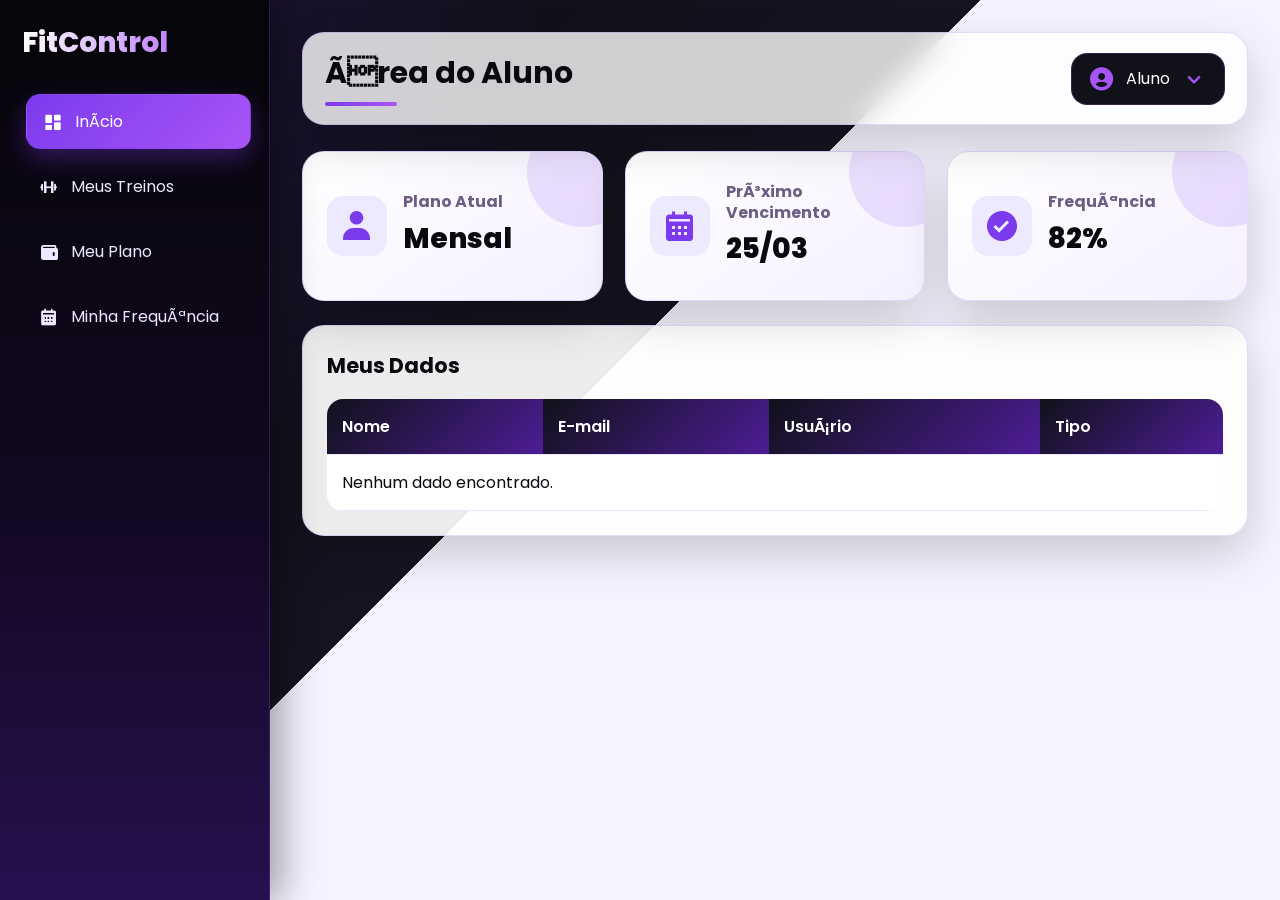
<file: FitControl_Frontend/aluno-dashboard.html>
﻿
<!DOCTYPE html>
<html lang="pt-BR">
<head>
  <meta charset="UTF-8">
  <meta name="viewport" content="width=device-width, initial-scale=1.0">
  <title>Ãrea do Aluno - Fit Control</title>
  <link rel="stylesheet" href="css/dashboard.css">
  <link href='https://unpkg.com/boxicons@2.1.4/css/boxicons.min.css' rel='stylesheet'>
</head>
<body>

  <aside class="sidebar" id="sidebar">
    <div class="logo-area">

    <h2>FitControl</h2>

    <button class="close-btn" id="closeMenu">
        <i class='bx bx-x'></i>
    </button>

</div>

    <nav>
      <a href="aluno-dashboard.html" class="active-link"><i class='bx bxs-dashboard'></i> InÃ­cio</a>
      <a href="meus-treinos.html"><i class='bx bx-dumbbell'></i>Meus Treinos</a>
      <a href="meu-plano.html"><i class='bx bxs-wallet'></i> Meu Plano</a>
      <a href="presenca-aluno.html"><i class='bx bxs-calendar'></i> Minha FrequÃªncia</a>
    </nav>
  </aside>

  <main class="main">
    <header class="header">
      <div class="header-left">
        <button class="menu-btn" id="openMenu">
          <i class='bx bx-menu'></i>
        </button>
        <h1>Ãrea do Aluno</h1>
      </div>

      <div class="user" id="userMenu">
        <i class='bx bxs-user-circle'></i>
        <span id="nomeUsuario">Aluno</span>
        <i class='bx bx-chevron-down'></i>

        <div class="dropdown" id="dropdownMenu">
          <button id="trocarUsuario">Trocar usuÃ¡rio</button>
          <button id="logout">Sair</button>
        </div>
      </div>
    </header>

    <section class="aluno-grid">

    <div class="aluno-cards">
        <div class="card">
            <i class='bx bxs-user'></i>
            <div>
                <h3>Plano Atual</h3>
                <p>Mensal</p>
            </div>
        </div>

        <div class="card">
            <i class='bx bxs-calendar'></i>
            <div>
                <h3>PrÃ³ximo Vencimento</h3>
                <p>25/03</p>
            </div>
        </div>

        <div class="card">
            <i class='bx bxs-check-circle'></i>
            <div>
                <h3>FrequÃªncia</h3>
                <p>82%</p>
            </div>
        </div>
    </div>


    <section class="table-section">
      <h2>Meus Dados</h2>
      <div class="table-wrapper">
        <table>
          <thead>
            <tr>
              <th>Nome</th>
              <th>E-mail</th>
              <th>UsuÃ¡rio</th>
              <th>Tipo</th>
            </tr>
          </thead>
          <tbody id="dadosAluno">
            <tr>
              <td colspan="4">Nenhum dado encontrado.</td>
            </tr>
          </tbody>
        </table>
      </div>
    </section>
  </main>

  <div vw class="enabled">
    <div vw-access-button class="active"></div>
    <div vw-plugin-wrapper>
      <div class="vw-plugin-top-wrapper"></div>
    </div>
  </div>

  <script src="https://vlibras.gov.br/app/vlibras-plugin.js"></script>
  <script>
    new window.VLibras.Widget('https://vlibras.gov.br/app');
  </script>

  <script src="./js/aluno-dashboard.js"></script>
  <script src="./js/user.js"></script>
</body>
</html>
</file>
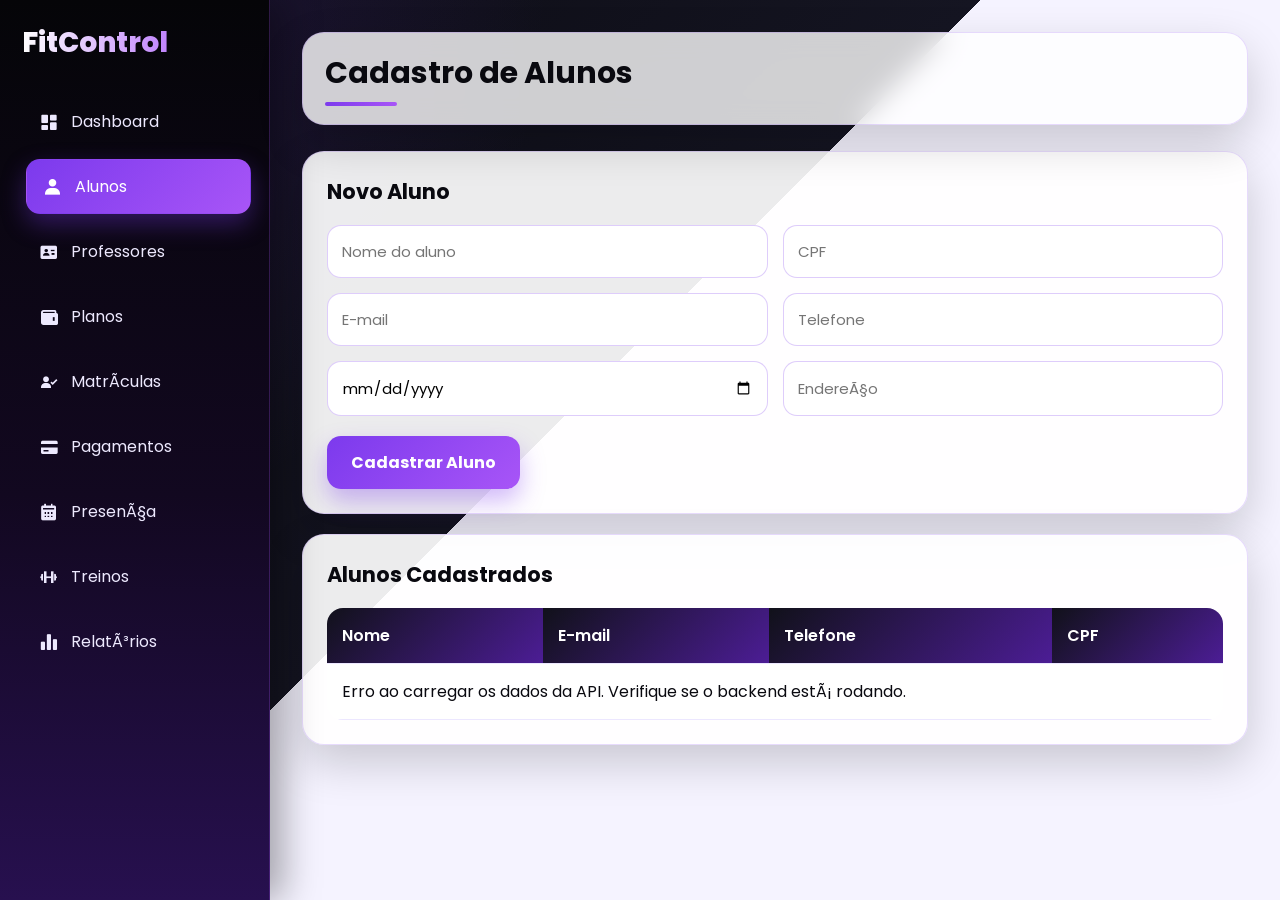
<file: FitControl_Frontend/alunos.html>
﻿<!DOCTYPE html>
<html lang="pt-BR">
<head>
  <meta charset="UTF-8">
  <meta name="viewport" content="width=device-width, initial-scale=1.0">
  <title>Cadastro de Alunos - FitControl</title>
  <link rel="stylesheet" href="css/dashboard.css">
  <link href='https://unpkg.com/boxicons@2.1.4/css/boxicons.min.css' rel='stylesheet'>
</head>
<body>

  <aside class="sidebar" id="sidebar">
    <div class="logo-area">

    <h2>FitControl</h2>

    <button class="close-btn" id="closeMenu">
        <i class='bx bx-x'></i>
    </button>

</div>

    <nav>
      <a href="dashboard.html"><i class='bx bxs-dashboard'></i> Dashboard</a>
      <a href="alunos.html" class="active-link"><i class='bx bxs-user'></i> Alunos</a>
      <a href="professores.html"><i class='bx bxs-id-card'></i> Professores</a>
      <a href="planos.html"><i class='bx bxs-wallet'></i> Planos</a>
      <a href="matriculas.html"><i class='bx bxs-user-check'></i> MatrÃ­culas</a>
      <a href="pagamentos.html"><i class='bx bxs-credit-card'></i> Pagamentos</a>
      <a href="presenca.html"><i class='bx bxs-calendar'></i> PresenÃ§a</a>
      <a href="treinos.html" ><i class='bx bx-dumbbell'></i><span>Treinos</span></a>
      <a href="relatorios.html"><i class='bx bxs-bar-chart-alt-2'></i> RelatÃ³rios</a>
     
    </nav>
  </aside>

  <main class="main">
    <header class="header">
      <div class="header-left">
        <button class="menu-btn" id="openMenu">
          <i class='bx bx-menu'></i>
        </button>
        <h1>Cadastro de Alunos</h1>
      </div>
    </header>

    <section class="table-section">
      <h2>Novo Aluno</h2>

      <form id="formAluno" class="form-aluno">
        <div class="form-grid">
          <input type="text" id="nome" placeholder="Nome do aluno" required>
          <input type="text" id="cpf" placeholder="CPF" required>
          <input type="email" id="email" placeholder="E-mail" required>
          <input type="text" id="telefone" placeholder="Telefone" required>
          <input type="date" id="dataNascimento" title="Data de nascimento" required>
          <input type="text" id="endereco" placeholder="EndereÃ§o" required>
        </div>

        <button type="submit" class="btn-submit">Cadastrar Aluno</button>
      </form>
    </section>

    <section class="table-section" style="margin-top: 20px;">
      <h2>Alunos Cadastrados</h2>
      <div class="table-wrapper">
        <table>
          <thead>
            <tr>
              <th>Nome</th>
              <th>E-mail</th>
              <th>Telefone</th>
              <th>CPF</th>
            </tr>
          </thead>
          <tbody id="listaAlunos"></tbody>
        </table>
      </div>
    </section>
  </main>


  <div vw class="enabled">
  <div vw-access-button class="active"></div>
  <div vw-plugin-wrapper>
    <div class="vw-plugin-top-wrapper"></div>
  </div>
</div>

<script src="https://vlibras.gov.br/app/vlibras-plugin.js"></script>
<script>
  new window.VLibras.Widget('https://vlibras.gov.br/app');
</script>
  <script src="./js/user.js"></script>
  <script src="./js/alunos.js"></script>
</body>
</html>
</file>
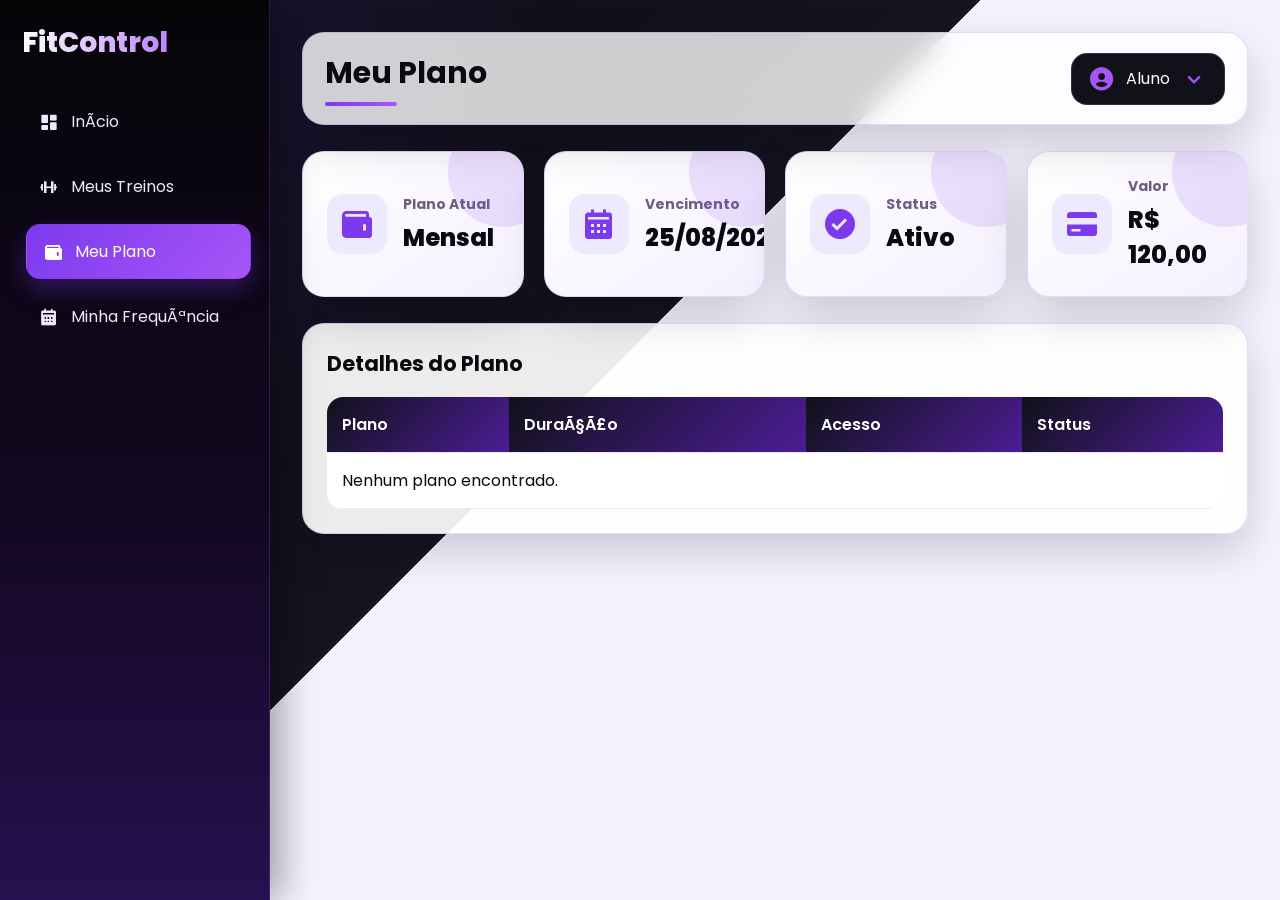
<file: FitControl_Frontend/meu-plano.html>
﻿<!DOCTYPE html>
<html lang="pt-BR">
<head>
  <meta charset="UTF-8">
  <meta name="viewport" content="width=device-width, initial-scale=1.0">
  <title>Meu Plano - Fit Control</title>
  <link rel="stylesheet" href="css/dashboard.css">
  <link href='https://unpkg.com/boxicons@2.1.4/css/boxicons.min.css' rel='stylesheet'>
</head>
<body>

  <aside class="sidebar" id="sidebar">
    <div class="logo-area">

    <h2>FitControl</h2>

    <button class="close-btn" id="closeMenu">
        <i class='bx bx-x'></i>
    </button>

</div>

    <nav>
      <a href="aluno-dashboard.html"><i class='bx bxs-dashboard'></i> InÃ­cio</a>
      <a href="meus-treinos.html"><i class='bx bx-dumbbell'></i>Meus Treinos</a>
      <a href="meu-plano.html" class="active-link"><i class='bx bxs-wallet'></i> Meu Plano</a>
      <a href="presenca-aluno.html"><i class='bx bxs-calendar'></i> Minha FrequÃªncia</a>
     
    </nav>
  </aside>

  <main class="main">
    <header class="header">
      <div class="header-left">
        <button class="menu-btn" id="openMenu">
          <i class='bx bx-menu'></i>
        </button>
        <h1>Meu Plano</h1>
      </div>

      <div class="user" id="userMenu">
        <i class='bx bxs-user-circle'></i>
        <span id="nomeUsuario">Aluno</span>
        <i class='bx bx-chevron-down'></i>

        <div class="dropdown" id="dropdownMenu">
          <button id="trocarUsuario">Trocar usuÃ¡rio</button>
          <button id="logout">Sair</button>
        </div>
      </div>
    </header>

    <section class="cards">
      <div class="card">
        <i class='bx bxs-wallet'></i>
        <div>
          <h3>Plano Atual</h3>
          <p id="planoAtual">Mensal</p>
        </div>
      </div>

      <div class="card">
        <i class='bx bxs-calendar'></i>
        <div>
          <h3>Vencimento</h3>
          <p>25/08/2026</p>
        </div>
      </div>

      <div class="card">
        <i class='bx bxs-check-circle'></i>
        <div>
          <h3>Status</h3>
          <p>Ativo</p>
        </div>
      </div>

      <div class="card">
        <i class='bx bxs-credit-card'></i>
        <div>
          <h3>Valor</h3>
          <p id="valorPlano">R$ 120,00</p>
        </div>
      </div>
    </section>

    <section class="table-section">
      <h2>Detalhes do Plano</h2>
      <div class="table-wrapper">
        <table>
          <thead>
            <tr>
              <th>Plano</th>
              <th>DuraÃ§Ã£o</th>
              <th>Acesso</th>
              <th>Status</th>
            </tr>
          </thead>
          <tbody id="tabelaPlano">
            <tr>
              <td colspan="4">Nenhum plano encontrado.</td>
            </tr>
          </tbody>
        </table>
      </div>
    </section>
  </main>

  <div vw class="enabled">
    <div vw-access-button class="active"></div>
    <div vw-plugin-wrapper>
      <div class="vw-plugin-top-wrapper"></div>
    </div>
  </div>

  <script src="https://vlibras.gov.br/app/vlibras-plugin.js"></script>
  <script>
    new window.VLibras.Widget('https://vlibras.gov.br/app');
  </script>

  <script src="./js/fitcontrol-data.js"></script>
  <script src="./js/meu-plano.js"></script>
  <script src="./js/user.js"></script>
</body>
</html>
</file>
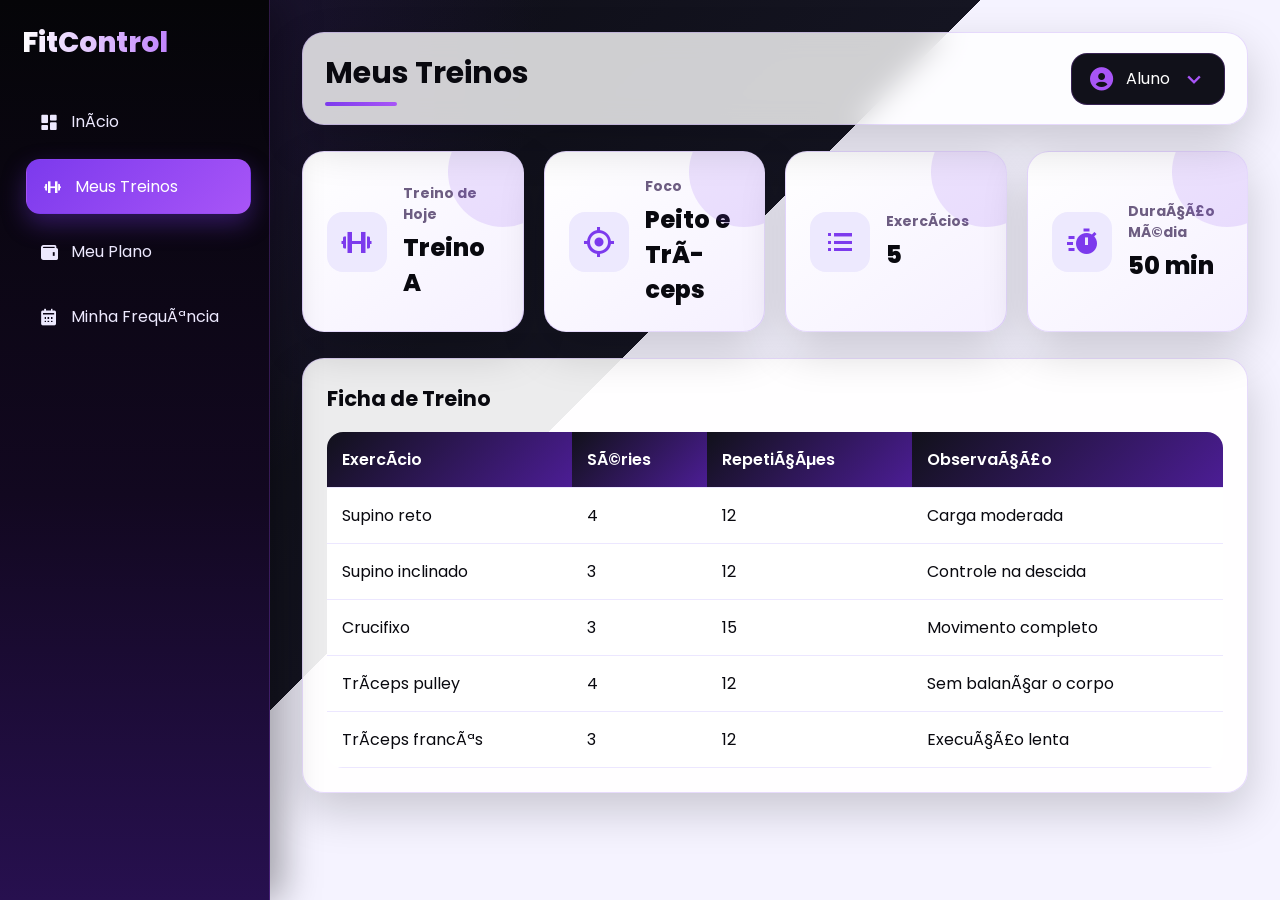
<file: FitControl_Frontend/meus-treinos.html>
﻿<!DOCTYPE html>
<html lang="pt-BR">
<head>
  <meta charset="UTF-8">
  <meta name="viewport" content="width=device-width, initial-scale=1.0">
  <title>Meus Treinos - Fit Control</title>
  <link rel="stylesheet" href="css/dashboard.css">
  <link href='https://unpkg.com/boxicons@2.1.4/css/boxicons.min.css' rel='stylesheet'>
</head>
<body>

  <aside class="sidebar" id="sidebar">
    <div class="logo-area">

    <h2>FitControl</h2>

    <button class="close-btn" id="closeMenu">
        <i class='bx bx-x'></i>
    </button>

</div>

    <nav>
      <a href="aluno-dashboard.html"><i class='bx bxs-dashboard'></i> InÃ­cio</a>
      <a href="meus-treinos.html"class="active-link"><i class='bx bx-dumbbell'></i>Meus Treinos</a>
      <a href="meu-plano.html"><i class='bx bxs-wallet'></i> Meu Plano</a>
      <a href="presenca-aluno.html"><i class='bx bxs-calendar'></i> Minha FrequÃªncia</a>
     
    </nav>
  </aside>

  <main class="main">
    <header class="header">
      <div class="header-left">
        <button class="menu-btn" id="openMenu">
          <i class='bx bx-menu'></i>
        </button>
        <h1>Meus Treinos</h1>
      </div>

      <div class="user" id="userMenu">
        <i class='bx bxs-user-circle'></i>
        <span id="nomeUsuario">Aluno</span>
        <i class='bx bx-chevron-down'></i>

        <div class="dropdown" id="dropdownMenu">
          <button id="trocarUsuario">Trocar usuÃ¡rio</button>
          <button id="logout">Sair</button>
        </div>
      </div>
    </header>

    <section class="cards">
      <div class="card">
        <i class='bx bx-dumbbell'></i>
        <div>
          <h3>Treino de Hoje</h3>
          <p>Treino A</p>
        </div>
      </div>

      <div class="card">
        <i class='bx bx-target-lock'></i>
        <div>
          <h3>Foco</h3>
          <p>Peito e TrÃ­ceps</p>
        </div>
      </div>

      <div class="card">
        <i class='bx bx-list-ul'></i>
        <div>
          <h3>ExercÃ­cios</h3>
          <p>5</p>
        </div>
      </div>

      <div class="card">
        <i class='bx bxs-timer'></i>
        <div>
          <h3>DuraÃ§Ã£o MÃ©dia</h3>
          <p>50 min</p>
        </div>
      </div>
    </section>

    <section class="table-section">
      <h2>Ficha de Treino</h2>
      <div class="table-wrapper">
        <table>
          <thead>
            <tr>
              <th>ExercÃ­cio</th>
              <th>SÃ©ries</th>
              <th>RepetiÃ§Ãµes</th>
              <th>ObservaÃ§Ã£o</th>
            </tr>
          </thead>
          <tbody id="tabelaTreinos">
            <tr>
              <td>Supino reto</td>
              <td>4</td>
              <td>12</td>
              <td>Carga moderada</td>
            </tr>
            <tr>
              <td>Supino inclinado</td>
              <td>3</td>
              <td>12</td>
              <td>Controle na descida</td>
            </tr>
            <tr>
              <td>Crucifixo</td>
              <td>3</td>
              <td>15</td>
              <td>Movimento completo</td>
            </tr>
            <tr>
              <td>TrÃ­ceps pulley</td>
              <td>4</td>
              <td>12</td>
              <td>Sem balanÃ§ar o corpo</td>
            </tr>
            <tr>
              <td>TrÃ­ceps francÃªs</td>
              <td>3</td>
              <td>12</td>
              <td>ExecuÃ§Ã£o lenta</td>
            </tr>
          </tbody>
        </table>
      </div>
    </section>
  </main>

  <div vw class="enabled">
    <div vw-access-button class="active"></div>
    <div vw-plugin-wrapper>
      <div class="vw-plugin-top-wrapper"></div>
    </div>
  </div>

  <script src="https://vlibras.gov.br/app/vlibras-plugin.js"></script>
  <script>
    new window.VLibras.Widget('https://vlibras.gov.br/app');
  </script>

  <script src="./js/meus-treinos.js"></script>
  <script src="./js/user.js"></script>
</body>
</html>
</file>
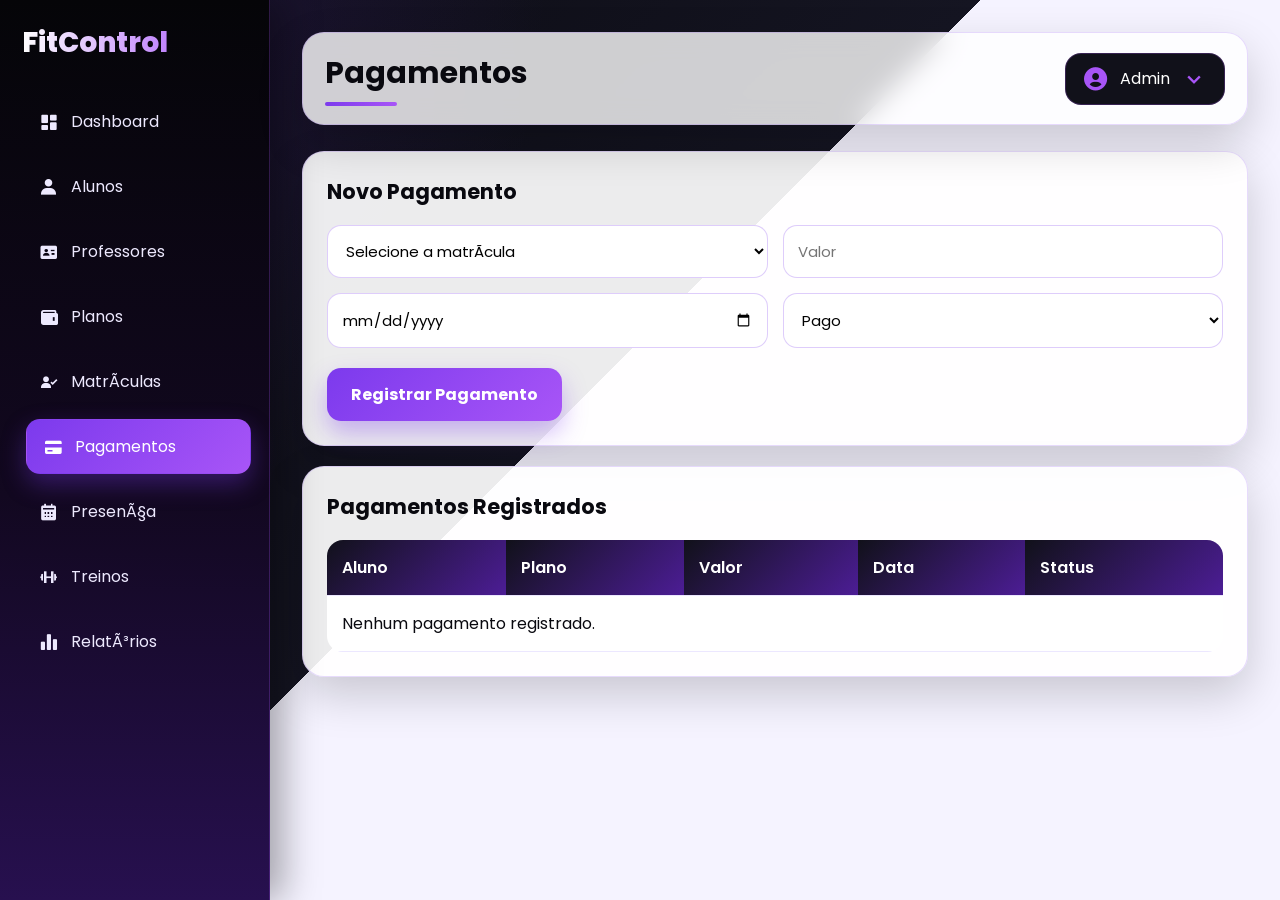
<file: FitControl_Frontend/pagamentos.html>
﻿<!DOCTYPE html>
<html lang="pt-BR">
<head>
  <meta charset="UTF-8">
  <meta name="viewport" content="width=device-width, initial-scale=1.0">
  <title>Pagamentos - FitControl</title>
  <link rel="stylesheet" href="css/dashboard.css">
  <link href='https://unpkg.com/boxicons@2.1.4/css/boxicons.min.css' rel='stylesheet'>
</head>
<body>
  <aside class="sidebar" id="sidebar">
    <div class="logo-area">

    <h2>FitControl</h2>

    <button class="close-btn" id="closeMenu">
        <i class='bx bx-x'></i>
    </button>

</div>
    <nav>
      <a href="dashboard.html"><i class='bx bxs-dashboard'></i> Dashboard</a>
      <a href="alunos.html"><i class='bx bxs-user'></i> Alunos</a>
      <a href="professores.html"><i class='bx bxs-id-card'></i> Professores</a>
      <a href="planos.html"><i class='bx bxs-wallet'></i> Planos</a>
      <a href="matriculas.html"><i class='bx bxs-user-check'></i> MatrÃ­culas</a>
      <a href="pagamentos.html" class="active-link"><i class='bx bxs-credit-card'></i> Pagamentos</a>
      <a href="presenca.html"><i class='bx bxs-calendar'></i> PresenÃ§a</a>
      <a href="treinos.html" ><i class='bx bx-dumbbell'></i><span>Treinos</span></a>
      <a href="relatorios.html"><i class='bx bxs-bar-chart-alt-2'></i> RelatÃ³rios</a>
     
    </nav>
  </aside>

  <main class="main">
    <header class="header">
      <div class="header-left">
        <button class="menu-btn" id="openMenu"><i class='bx bx-menu'></i></button>
        <h1>Pagamentos</h1>
      </div>
      <div class="user" id="userMenu">
        <i class='bx bxs-user-circle'></i><span id="nomeUsuario">Admin</span><i class='bx bx-chevron-down'></i>
        <div class="dropdown" id="dropdownMenu"><button id="trocarUsuario">Trocar usuÃ¡rio</button><button id="logout">Sair</button></div>
      </div>
    </header>
    <section class="table-section">
      <h2>Novo Pagamento</h2>
      <form id="formPagamento" class="form-aluno">
        <div class="form-grid">
          <select id="matriculaPagamento" required><option value="">Selecione a matrÃ­cula</option></select>
          <input type="number" step="0.01" id="valorPagamento" placeholder="Valor" required>
          <input type="date" id="dataPagamento" title="Data do pagamento" required>
          <select id="statusPagamento" required><option value="Pago">Pago</option><option value="Pendente">Pendente</option><option value="Atrasado">Atrasado</option></select>
        </div>
        <button type="submit" class="btn-submit">Registrar Pagamento</button>
      </form>
    </section>
    <section class="table-section" style="margin-top:20px;">
      <h2>Pagamentos Registrados</h2><div class="table-wrapper"><table><thead><tr><th>Aluno</th><th>Plano</th><th>Valor</th><th>Data</th><th>Status</th></tr></thead><tbody id="listaPagamentos"></tbody></table></div>
    </section>
  </main>

  <div vw class="enabled"><div vw-access-button class="active"></div><div vw-plugin-wrapper><div class="vw-plugin-top-wrapper"></div></div></div>
  <script src="https://vlibras.gov.br/app/vlibras-plugin.js"></script>
  <script>new window.VLibras.Widget('https://vlibras.gov.br/app');</script>
  <script src="./js/user.js"></script>
  <script src="./js/fitcontrol-data.js"></script>
  <script src="./js/pagamentos.js"></script>
</body>
</html>
</file>
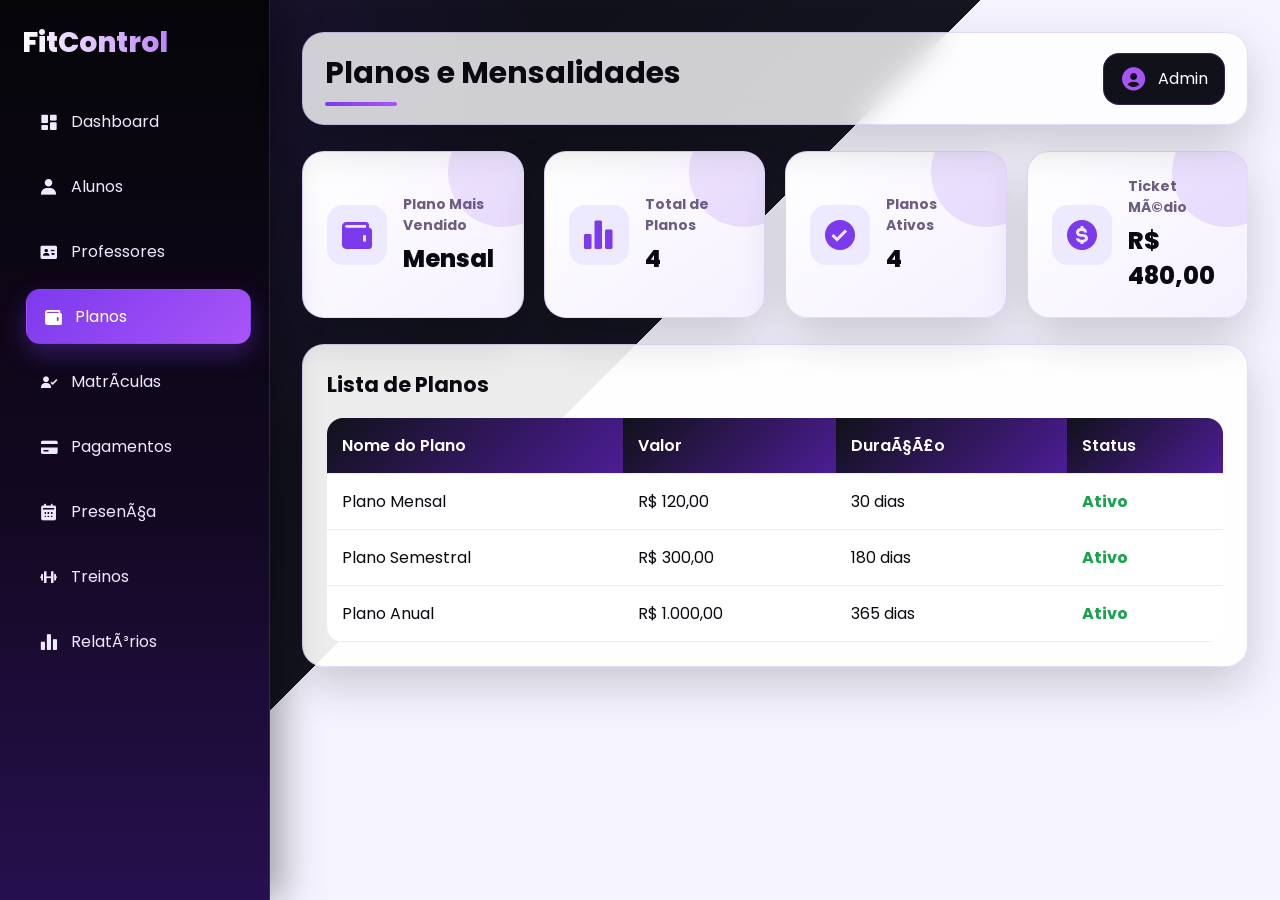
<file: FitControl_Frontend/planos.html>
﻿<!DOCTYPE html>
<html lang="pt-BR">
<head>
  <meta charset="UTF-8">
  <meta name="viewport" content="width=device-width, initial-scale=1.0">
  <title>Planos - FitControl</title>
  <link rel="stylesheet" href="css/dashboard.css">
  <link href='https://unpkg.com/boxicons@2.1.4/css/boxicons.min.css' rel='stylesheet'>
</head>
<body>

  <aside class="sidebar" id="sidebar">
    <div class="logo-area">

    <h2>FitControl</h2>

    <button class="close-btn" id="closeMenu">
        <i class='bx bx-x'></i>
    </button>

</div>

    <nav>
      <a href="dashboard.html"><i class='bx bxs-dashboard'></i> Dashboard</a>
      <a href="alunos.html"><i class='bx bxs-user'></i> Alunos</a>
      <a href="professores.html"><i class='bx bxs-id-card'></i> Professores</a>
      <a href="planos.html" class="active-link"><i class='bx bxs-wallet'></i> Planos</a>
      <a href="matriculas.html"><i class='bx bxs-user-check'></i> MatrÃ­culas</a>
      <a href="pagamentos.html"><i class='bx bxs-credit-card'></i> Pagamentos</a>
      <a href="presenca.html"><i class='bx bxs-calendar'></i> PresenÃ§a</a>
      <a href="treinos.html" ><i class='bx bx-dumbbell'></i><span>Treinos</span></a>
      <a href="relatorios.html"><i class='bx bxs-bar-chart-alt-2'></i> RelatÃ³rios</a>
     
    </nav>
  </aside>

  <main class="main">
    <header class="header">
      <div class="header-left">
        <button class="menu-btn" id="openMenu">
          <i class='bx bx-menu'></i>
        </button>
        <h1>Planos e Mensalidades</h1>
      </div>

      <div class="user">
        <i class='bx bxs-user-circle'></i>
        <span>Admin</span>
      </div>
    </header>

    <section class="cards">
      <div class="card">
        <i class='bx bxs-wallet'></i>
        <div>
          <h3>Plano Mais Vendido</h3>
          <p>Mensal</p>
        </div>
      </div>

      <div class="card">
        <i class='bx bxs-bar-chart-alt-2'></i>
        <div>
          <h3>Total de Planos</h3>
          <p>4</p>
        </div>
      </div>

      <div class="card">
        <i class='bx bxs-check-circle'></i>
        <div>
          <h3>Planos Ativos</h3>
          <p>4</p>
        </div>
      </div>

      <div class="card">
        <i class='bx bxs-dollar-circle'></i>
        <div>
          <h3>Ticket MÃ©dio</h3>
          <p>R$ 480,00</p>
        </div>
      </div>
    </section>

    <section class="table-section">
      <h2>Lista de Planos</h2>
      <div class="table-wrapper">
        <table>
          <thead>
            <tr>
              <th>Nome do Plano</th>
              <th>Valor</th>
              <th>DuraÃ§Ã£o</th>
              <th>Status</th>
            </tr>
          </thead>
          <tbody>
            <tr>
              <td>Plano Mensal</td>
              <td>R$ 120,00</td>
              <td>30 dias</td>
              <td class="active">Ativo</td>
            </tr>
            <tr>
              <td>Plano Semestral</td>
              <td>R$ 300,00</td>
              <td>180 dias</td>
              <td class="active">Ativo</td>
            </tr>
            <tr>
              <td>Plano Anual</td>
              <td>R$ 1.000,00</td>
              <td>365 dias</td>
              <td class="active">Ativo</td>
            </tr>
          </tbody>
        </table>
      </div>
    </section>
  </main>

  <div vw class="enabled">
  <div vw-access-button class="active"></div>
  <div vw-plugin-wrapper>
    <div class="vw-plugin-top-wrapper"></div>
  </div>
</div>

<script src="https://vlibras.gov.br/app/vlibras-plugin.js"></script>
<script>
  new window.VLibras.Widget('https://vlibras.gov.br/app');
</script>

  <script src="./js/user.js"></script>
  <script src="./js/fitcontrol-data.js"></script>
  <script src="./js/planos.js"></script>
</body>
</html>
</file>
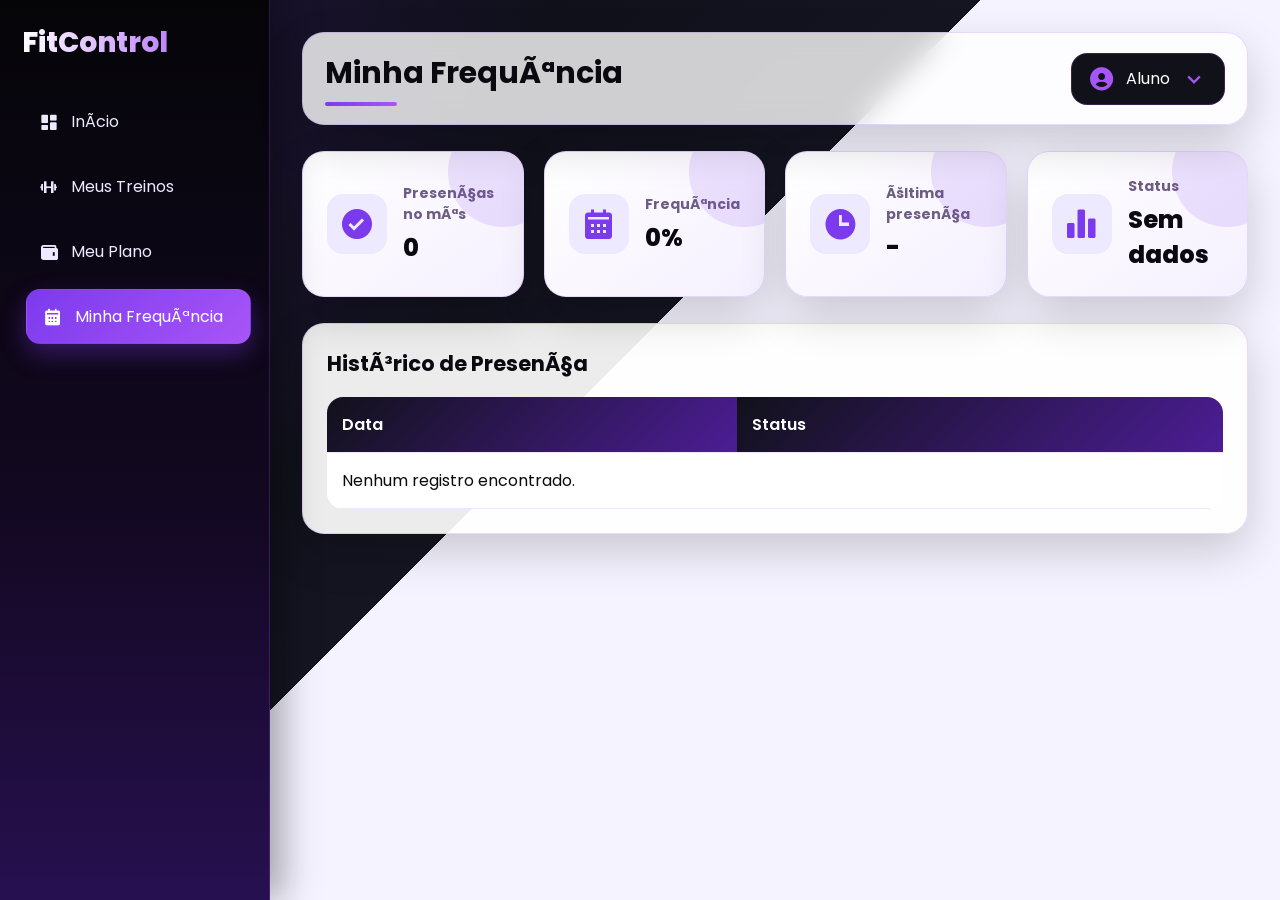
<file: FitControl_Frontend/presenca-aluno.html>
﻿<!DOCTYPE html>
<html lang="pt-BR">
<head>
  <meta charset="UTF-8">
  <meta name="viewport" content="width=device-width, initial-scale=1.0">
  <title>Minha FrequÃªncia - Fit Control</title>
  <link rel="stylesheet" href="css/dashboard.css">
  <link href='https://unpkg.com/boxicons@2.1.4/css/boxicons.min.css' rel='stylesheet'>
</head>
<body>

  <aside class="sidebar" id="sidebar">
    <div class="logo-area">

    <h2>FitControl</h2>

    <button class="close-btn" id="closeMenu">
        <i class='bx bx-x'></i>
    </button>

</div>

    <nav>
      <a href="aluno-dashboard.html"><i class='bx bxs-dashboard'></i> InÃ­cio</a>
      <a href="meus-treinos.html"><i class='bx bx-dumbbell'></i>Meus Treinos</a>
      <a href="meu-plano.html"><i class='bx bxs-wallet'></i> Meu Plano</a>
      <a href="presenca-aluno.html" class="active-link"><i class='bx bxs-calendar'></i> Minha FrequÃªncia</a>
     
     
    </nav>
  </aside>

  <main class="main">
    <header class="header">
      <div class="header-left">
        <button class="menu-btn" id="openMenu">
          <i class='bx bx-menu'></i>
        </button>
        <h1>Minha FrequÃªncia</h1>
      </div>

      <div class="user" id="userMenu">
        <i class='bx bxs-user-circle'></i>
        <span id="nomeUsuario">Aluno</span>
        <i class='bx bx-chevron-down'></i>

        <div class="dropdown" id="dropdownMenu">
          <button id="trocarUsuario">Trocar usuÃ¡rio</button>
          <button id="logout">Sair</button>
        </div>
      </div>
    </header>

    <section class="cards">
      <div class="card">
        <i class='bx bxs-check-circle'></i>
        <div>
          <h3>PresenÃ§as no mÃªs</h3>
          <p id="totalPresencas">0</p>
        </div>
      </div>

      <div class="card">
        <i class='bx bxs-calendar'></i>
        <div>
          <h3>FrequÃªncia</h3>
          <p id="percentualFrequencia">0%</p>
        </div>
      </div>

      <div class="card">
        <i class='bx bxs-time'></i>
        <div>
          <h3>Ãšltima presenÃ§a</h3>
          <p id="ultimaPresenca">-</p>
        </div>
      </div>

      <div class="card">
        <i class='bx bxs-bar-chart-alt-2'></i>
        <div>
          <h3>Status</h3>
          <p id="statusFrequencia">Sem dados</p>
        </div>
      </div>
    </section>

    <section class="table-section">
      <h2>HistÃ³rico de PresenÃ§a</h2>
      <div class="table-wrapper">
        <table>
          <thead>
            <tr>
              <th>Data</th>
              <th>Status</th>
            </tr>
          </thead>
          <tbody id="tabelaPresencaAluno">
            <tr>
              <td colspan="2">Nenhum registro encontrado.</td>
            </tr>
          </tbody>
        </table>
      </div>
    </section>
  </main>

  <div vw class="enabled">
    <div vw-access-button class="active"></div>
    <div vw-plugin-wrapper>
      <div class="vw-plugin-top-wrapper"></div>
    </div>
  </div>

  <script src="https://vlibras.gov.br/app/vlibras-plugin.js"></script>
  <script>
    new window.VLibras.Widget('https://vlibras.gov.br/app');
  </script>
  <script src="./js/presenca-aluno.js"></script>
  <script src="./js/user.js"></script>
</body>
</html>
</file>
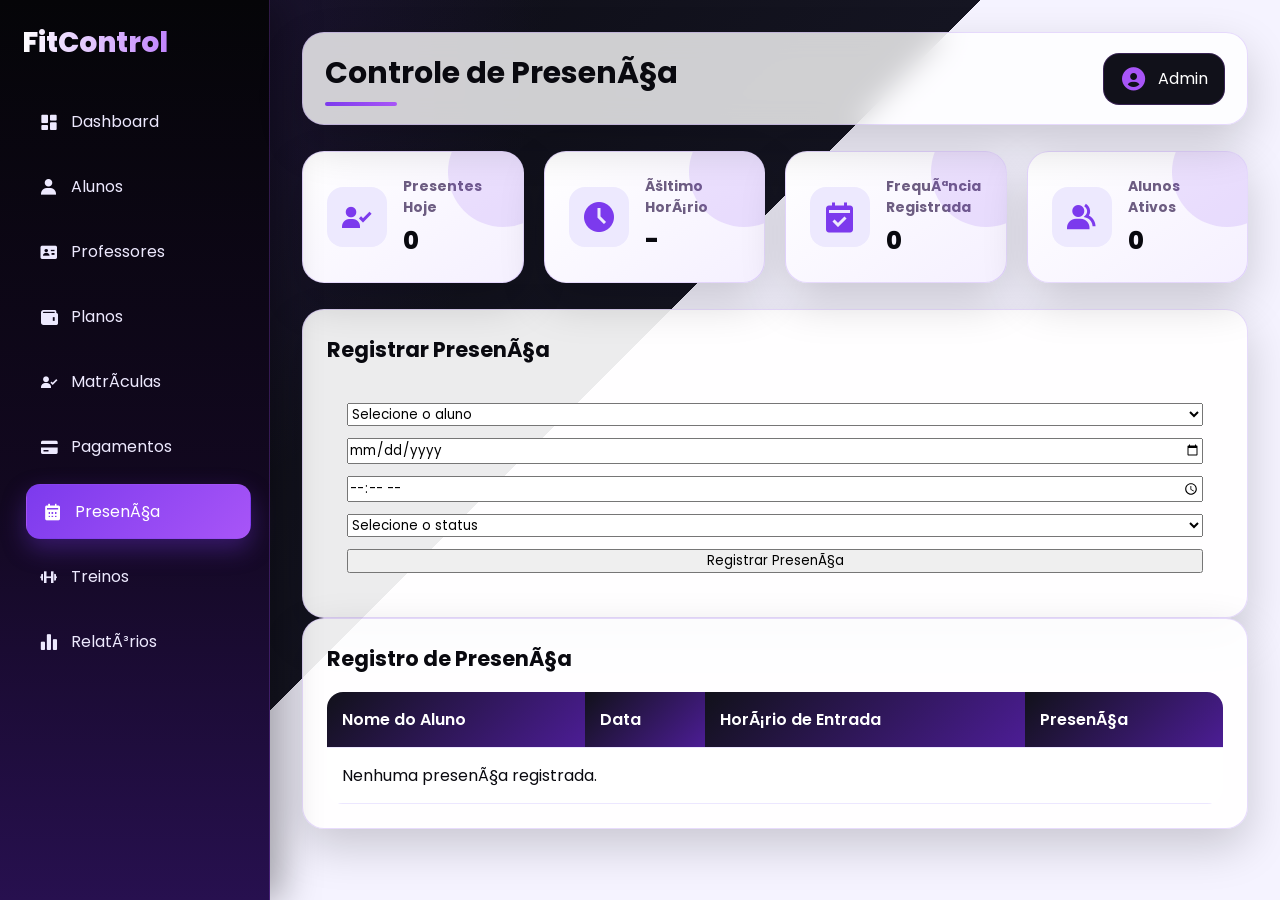
<file: FitControl_Frontend/presenca.html>
﻿<!DOCTYPE html>
<html lang="pt-BR">
<head>
  <meta charset="UTF-8">
  <meta name="viewport" content="width=device-width, initial-scale=1.0">
  <title>PresenÃ§a - FitControl</title>
  <link rel="stylesheet" href="css/dashboard.css">
  <link href='https://unpkg.com/boxicons@2.1.4/css/boxicons.min.css' rel='stylesheet'>
</head>
<body>

  <aside class="sidebar" id="sidebar">
    <div class="logo-area">

    <h2>FitControl</h2>

    <button class="close-btn" id="closeMenu">
        <i class='bx bx-x'></i>
    </button>

</div>

    <nav>
      <a href="dashboard.html"><i class='bx bxs-dashboard'></i> Dashboard</a>
      <a href="alunos.html"><i class='bx bxs-user'></i> Alunos</a>
      <a href="professores.html"><i class='bx bxs-id-card'></i> Professores</a>
      <a href="planos.html"><i class='bx bxs-wallet'></i> Planos</a>
      <a href="matriculas.html"><i class='bx bxs-user-check'></i> MatrÃ­culas</a>
      <a href="pagamentos.html"><i class='bx bxs-credit-card'></i> Pagamentos</a>
      <a href="presenca.html" class="active-link"><i class='bx bxs-calendar'></i> PresenÃ§a</a>
      <a href="treinos.html" ><i class='bx bx-dumbbell'></i><span>Treinos</span></a>
      <a href="relatorios.html"><i class='bx bxs-bar-chart-alt-2'></i> RelatÃ³rios</a>
   
    </nav>
  </aside>

  <main class="main">
    <header class="header">
      <div class="header-left">
        <button class="menu-btn" id="openMenu">
          <i class='bx bx-menu'></i>
        </button>
        <h1>Controle de PresenÃ§a</h1>
      </div>

      <div class="user">
        <i class='bx bxs-user-circle'></i>
        <span>Admin</span>
      </div>
    </header>

    <section class="cards">
      <div class="card">
        <i class='bx bxs-user-check'></i>
        <div>
          <h3>Presentes Hoje</h3>
          <p id="presentesHoje">0</p>
        </div>
      </div>

      <div class="card">
        <i class='bx bxs-time-five'></i>
        <div>
          <h3>Ãšltimo HorÃ¡rio</h3>
          <p id="ultimoHorario">-</p>
        </div>
      </div>

      <div class="card">
        <i class='bx bxs-calendar-check'></i>
        <div>
          <h3>FrequÃªncia Registrada</h3>
          <p id="totalRegistros">0</p>
        </div>
      </div>

      <div class="card">
        <i class='bx bxs-group'></i>
        <div>
          <h3>Alunos Ativos</h3>
          <p id="totalAlunos">0</p>
        </div>
      </div>
    </section>

    <section class="table-section">
      <h2>Registrar PresenÃ§a</h2>
      <div class="table-wrapper" style="padding: 20px;">
        <form id="formPresenca" style="display: grid; gap: 12px;">
          <select id="aluno" required>
            <option value="">Selecione o aluno</option>
          </select>

          <input type="date" id="dataPresenca" required>

          <input type="time" id="horarioEntrada" required>

          <select id="statusPresenca" required>
            <option value="">Selecione o status</option>
            <option value="Presente">Presente</option>
            <option value="Faltou">Faltou</option>
          </select>

          <button type="submit">Registrar PresenÃ§a</button>
        </form>
      </div>
    </section>

    <section class="table-section">
      <h2>Registro de PresenÃ§a</h2>
      <div class="table-wrapper">
        <table>
          <thead>
            <tr>
              <th>Nome do Aluno</th>
              <th>Data</th>
              <th>HorÃ¡rio de Entrada</th>
              <th>PresenÃ§a</th>
            </tr>
          </thead>
          <tbody id="listaPresencas">
            <tr>
              <td colspan="4">Nenhuma presenÃ§a registrada.</td>
            </tr>
          </tbody>
        </table>
      </div>
    </section>
  </main>

  <div vw class="enabled">
    <div vw-access-button class="active"></div>
    <div vw-plugin-wrapper>
      <div class="vw-plugin-top-wrapper"></div>
    </div>
  </div>

  <script src="https://vlibras.gov.br/app/vlibras-plugin.js"></script>
  <script>
    new window.VLibras.Widget('https://vlibras.gov.br/app');
  </script>

  <script src="./js/user.js"></script>
  <script src="./js/fitcontrol-data.js"></script>
  <script src="./js/presenca.js"></script>
</body>
</html>
</file>
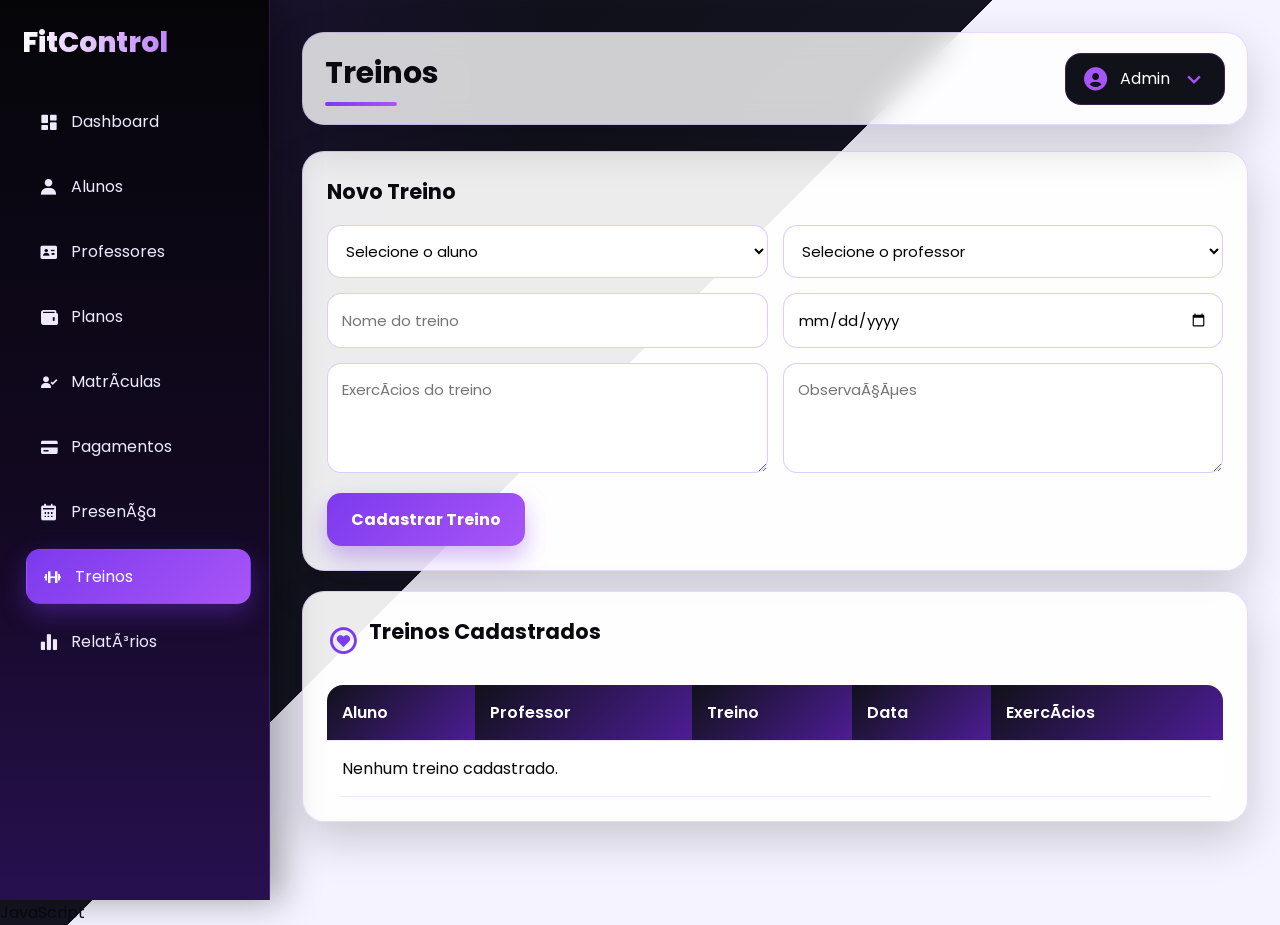
<file: FitControl_Frontend/treinos.html>
﻿<!DOCTYPE html>
<html lang="pt-BR">
<head>
  <meta charset="UTF-8">
  <meta name="viewport" content="width=device-width, initial-scale=1.0">
  <title>Treinos - FitControl</title>
  <link rel="stylesheet" href="css/dashboard.css">
  <link href='https://unpkg.com/boxicons@2.1.4/css/boxicons.min.css' rel='stylesheet'>
</head>
<body>
  <aside class="sidebar" id="sidebar">
    <div class="logo-area">

    <h2>FitControl</h2>

    <button class="close-btn" id="closeMenu">
        <i class='bx bx-x'></i>
    </button>

</div>
    <nav>
      <a href="dashboard.html"><i class='bx bxs-dashboard'></i> Dashboard</a>
      <a href="alunos.html"><i class='bx bxs-user'></i> Alunos</a>
      <a href="professores.html"><i class='bx bxs-id-card'></i> Professores</a>
      <a href="planos.html"><i class='bx bxs-wallet'></i> Planos</a>
      <a href="matriculas.html"><i class='bx bxs-user-check'></i> MatrÃ­culas</a>
      <a href="pagamentos.html"><i class='bx bxs-credit-card'></i> Pagamentos</a>
      <a href="presenca.html"><i class='bx bxs-calendar'></i> PresenÃ§a</a>
      <a href="treinos.html" class="active-link"><i class='bx bx-dumbbell'></i><span>Treinos</span></a>
      <a href="relatorios.html"><i class='bx bxs-bar-chart-alt-2'></i> RelatÃ³rios</a>
   
    </nav>
  </aside>

  <main class="main">
    <header class="header">
      <div class="header-left">
        <button class="menu-btn" id="openMenu"><i class='bx bx-menu'></i></button>
        <h1>Treinos</h1>
      </div>
      <div class="user" id="userMenu">
        <i class='bx bxs-user-circle'></i><span id="nomeUsuario">Admin</span><i class='bx bx-chevron-down'></i>
        <div class="dropdown" id="dropdownMenu"><button id="trocarUsuario">Trocar usuÃ¡rio</button><button id="logout">Sair</button></div>
      </div>
    </header>
    <section class="table-section">
      <h2>Novo Treino</h2>
      <form id="formTreino" class="form-aluno">
        <div class="form-grid">
          <select id="alunoTreino" required><option value="">Selecione o aluno</option></select>
          <select id="professorTreino" required><option value="">Selecione o professor</option></select>
          <input type="text" id="nomeTreino" placeholder="Nome do treino" required>
          <input type="date" id="dataInicioTreino" title="Data de inÃ­cio" required>
          <textarea id="exerciciosTreino" placeholder="ExercÃ­cios do treino" required></textarea>
          <textarea id="observacoesTreino" placeholder="ObservaÃ§Ãµes"></textarea>
        </div>
        <button type="submit" class="btn-submit">Cadastrar Treino</button>
      </form>
    </section>
    <section class="table-section" style="margin-top:20px;">
      <div class="titulo-treino">
    <i class='bx bx-heart-circle'></i>
    <h2>Treinos Cadastrados</h2>
</div><div class="table-wrapper"><table><thead><tr><th>Aluno</th><th>Professor</th><th>Treino</th><th>Data</th><th>ExercÃ­cios</th></tr></thead><tbody id="listaTreinos"></tbody></table></div>
    </section>
  </main>

  <div vw class="enabled"><div vw-access-button class="active"></div><div vw-plugin-wrapper><div class="vw-plugin-top-wrapper"></div></div></div>
  <script src="https://vlibras.gov.br/app/vlibras-plugin.js"></script>
  <script>new window.VLibras.Widget('https://vlibras.gov.br/app');</script>
  <script src="./js/user.js"></script>
  <script src="./js/fitcontrol-data.js"></script>
  <script src="./js/treinos.js"></script>
</body>
</html>



JavaScript
</file>
<file: FitControl_Frontend/css/dashboard.css>
﻿@import url('https://fonts.googleapis.com/css2?family=Poppins:wght@300;400;500;600;700;800&display=swap');

:root{
    --preto: #09090f;
    --preto-2: #11111a;
    --roxo: #7c3aed;
    --roxo-claro: #a855f7;
    --roxo-escuro: #4c1d95;
    --branco: #ffffff;
    --cinza: #c7c7d1;
    --cinza-2: #f4f1ff;
    --borda: rgba(168, 85, 247, 0.25);
    --sombra: 0 18px 45px rgba(0,0,0,0.18);
}

*{
    margin: 0;
    padding: 0;
    box-sizing: border-box;
    font-family: "Poppins", sans-serif;
}

body{
    background: radial-gradient(circle at top left, rgba(124,58,237,0.20), transparent 35%),
                linear-gradient(135deg, #0b0b12 0%, #151522 45%, #f5f3ff 45%, #f5f3ff 100%);
    color: var(--preto);
    min-height: 100vh;
}

.sidebar{
    position: fixed;
    top: 0;
    left: 0;
    width: 270px;
    height: 100vh;
    background: linear-gradient(180deg, #050508 0%, #120820 55%, #27104f 100%);
    color: var(--branco);
    padding: 22px;
    z-index: 1000;
    transition: 0.3s ease;
    border-right: 1px solid var(--borda);
    box-shadow: 12px 0 35px rgba(0,0,0,0.35);
}

.logo-area{
    display: flex;
    justify-content: space-between;
    align-items: center;
    margin-bottom: 30px;
}

.logo-area h2{
    font-size: 28px;
    font-weight: 800;
    background: linear-gradient(90deg, #fff, #c084fc);
    background-clip: text;
    -webkit-background-clip: text;
    -webkit-text-fill-color: transparent;
}

.close-btn,
.menu-btn{
    background: transparent;
    border: none;
    color: var(--branco);
    font-size: 28px;
    cursor: pointer;
    display: none;
}

.sidebar nav{
    display: flex;
    flex-direction: column;
    gap: 10px;
}

.sidebar nav a{
    display: flex;
    align-items: center;
    gap: 12px;
    color: #ede9fe;
    text-decoration: none;
    padding: 14px 16px;
    border-radius: 14px;
    transition: 0.25s ease;
    border: 1px solid transparent;
}

.sidebar nav a:hover,
.active-link{
    background: linear-gradient(135deg, var(--roxo), var(--roxo-claro));
    color: var(--branco) !important;
    box-shadow: 0 10px 25px rgba(124,58,237,0.35);
    transform: translateX(4px);
}

.sidebar nav a i{
    font-size: 20px;
}

.main{
    margin-left: 270px;
    padding: 32px;
    min-height: 100vh;
}

.header{
    display: flex;
    justify-content: space-between;
    align-items: center;
    margin-bottom: 26px;
    gap: 20px;
    background: rgba(255,255,255,0.80);
    border: 1px solid rgba(124,58,237,0.18);
    border-radius: 22px;
    padding: 18px 22px;
    box-shadow: var(--sombra);
    backdrop-filter: blur(14px);
}

.header-left{
    display: flex;
    align-items: center;
    gap: 15px;
}

.header h1{
    font-size: 30px;
    color: var(--preto);
}

.header h1::after{
    content: "";
    display: block;
    width: 72px;
    height: 4px;
    margin-top: 6px;
    border-radius: 99px;
    background: linear-gradient(90deg, var(--roxo), var(--roxo-claro));
}

.user{
    position: relative;
    display: flex;
    align-items: center;
    gap: 10px;
    background: #11111a;
    color: var(--branco);
    padding: 11px 16px;
    border-radius: 16px;
    cursor: pointer;
    border: 1px solid var(--borda);
}

.user i{
    font-size: 28px;
    color: var(--roxo-claro);
}

.cards{
    display: grid;
    grid-template-columns: repeat(4, 1fr);
    gap: 20px;
    margin-bottom: 26px;
}

.card{
    background: linear-gradient(145deg, #ffffff 0%, #f5f0ff 100%);
    border-radius: 22px;
    padding: 24px;
    box-shadow: var(--sombra);
    display: flex;
    align-items: center;
    gap: 16px;
    transition: 0.3s ease;
    border: 1px solid rgba(124,58,237,0.18);
    position: relative;
    overflow: hidden;
}

.card::before{
    content: "";
    position: absolute;
    right: -35px;
    top: -35px;
    width: 110px;
    height: 110px;
    background: rgba(124,58,237,0.13);
    border-radius: 50%;
}

.card:hover{
    transform: translateY(-6px);
    box-shadow: 0 22px 50px rgba(76,29,149,0.22);
}

.card i{
    font-size: 36px;
    color: var(--roxo);
    background: #ede9fe;
    padding: 12px;
    border-radius: 16px;
}

.card h3{
    font-size: 14px;
    color: #6d5d82;
    margin-bottom: 5px;
}

.card p{
    font-size: 24px;
    font-weight: 800;
    color: var(--preto);
}

.dashboard-grid{
    display: grid;
    grid-template-columns: repeat(auto-fit, minmax(320px, 1fr));
    gap: 20px;
    margin-bottom: 26px;
}

.chart-box,
.table-section{
    background: rgba(255,255,255,0.92);
    border-radius: 22px;
    padding: 24px;
    box-shadow: var(--sombra);
    border: 1px solid rgba(124,58,237,0.18);
}

.chart-box{
    height: 350px;
}

.chart-box h2,
.table-section h2{
    margin-bottom: 18px;
    font-size: 21px;
    color: var(--preto);
}

.chart-box canvas{
    width: 100% !important;
    height: 280px !important;
}

.table-wrapper{
    overflow-x: auto;
    border-radius: 16px;
}

table{
    width: 100%;
    border-collapse: collapse;
    min-width: 600px;
}

th, td{
    padding: 15px;
    text-align: left;
    border-bottom: 1px solid #ece7ff;
}

th{
    background: linear-gradient(135deg, #11111a, #4c1d95);
    color: var(--branco);
    font-weight: 600;
}

tbody tr{
    background: #fff;
}

tbody tr:hover{
    background: #f3e8ff;
}

.active{
    color: #16a34a;
    font-weight: 700;
}

.inactive{
    color: #dc2626;
    font-weight: 700;
}

.form-aluno{
    margin-top: 10px;
}

.form-grid{
    display: grid;
    grid-template-columns: repeat(2, 1fr);
    gap: 15px;
    margin-bottom: 20px;
}

.form-grid input,
.form-grid select,
.form-grid textarea{
    width: 100%;
    padding: 14px;
    border: 1px solid rgba(124,58,237,0.25);
    border-radius: 14px;
    outline: none;
    font-size: 15px;
    background: #fff;
    transition: 0.25s;
}

.form-grid input:focus,
.form-grid select:focus,
.form-grid textarea:focus{
    border-color: var(--roxo);
    box-shadow: 0 0 0 4px rgba(124,58,237,0.12);
}

.form-grid textarea{
    min-height: 110px;
    resize: vertical;
}

.btn-submit{
    background: linear-gradient(135deg, var(--roxo), var(--roxo-claro));
    color: var(--branco);
    border: none;
    padding: 14px 24px;
    border-radius: 14px;
    cursor: pointer;
    font-size: 16px;
    font-weight: 700;
    box-shadow: 0 12px 25px rgba(124,58,237,0.35);
    transition: 0.25s ease;
}

.btn-submit:hover{
    transform: translateY(-2px);
    filter: brightness(1.05);
}

.dropdown{
    position: absolute;
    top: 65px;
    right: 0;
    background: #11111a;
    color: #fff;
    border-radius: 16px;
    box-shadow: 0 18px 40px rgba(0,0,0,0.35);
    width: 210px;
    display: none;
    flex-direction: column;
    overflow: hidden;
    z-index: 9999;
}

.dropdown.show{
    display: flex;
}

.dropdown button{
    width: 100%;
    padding: 13px 15px;
    border: none;
    background: transparent;
    color: var(--branco);
    text-align: left;
    cursor: pointer;
    font-size: 14px;
}

.dropdown button:hover{
    background: var(--roxo-escuro);
}

@media (max-width: 1100px){
    .cards{
        grid-template-columns: repeat(2, 1fr);
    }

    .dashboard-grid{
        grid-template-columns: 1fr;
    }
}

@media (max-width: 768px){
    .sidebar{
        left: -100%;
        width: 270px;
    }

    .sidebar.show{
        left: 0;
    }

    .main{
        margin-left: 0;
        padding: 20px;
        width: 100%;
    }

    .menu-btn,
    .close-btn{
        display: block;
    }

    .cards{
        grid-template-columns: 1fr;
    }

    .header{
        flex-direction: column;
        align-items: flex-start;
    }

    .header h1{
        font-size: 24px;
    }

    .user{
        width: 100%;
        justify-content: center;
    }

    .form-grid{
        grid-template-columns: 1fr;
    }
}

.header {
    position: relative;
    z-index: 1000;
}

.user {
    position: relative;
    z-index: 1001;
}

.dropdown {
    position: absolute;
    top: 65px;
    right: 0;
    z-index: 9999;
}

h2 {
    display: flex;
    align-items: center;
    gap: 10px;
}

h2 i {
    color: #7c3aed;
    font-size: 28px;
}

.table-section h2 i {
    display: inline-block;
    color: #7c3aed;
    font-size: 28px;
    margin-right: 8px;
}

.titulo-treino{
    display: flex;
    align-items: center;
    gap: 10px;
    margin-bottom: 20px;
}

.titulo-treino i{
    font-size: 32px;
    color: #7c3aed;
    display: flex;
}

/* AJUSTE DA ÃREA DO ALUNO */
.aluno-grid {
    display: grid;
    grid-template-columns: 1fr;
    gap: 24px;
}

.aluno-cards {
    display: grid;
    grid-template-columns: repeat(3, 1fr);
    gap: 22px;
    width: 100%;
}

.aluno-cards .card {
    min-height: 150px;
    width: 100%;
    overflow: hidden;
}

.aluno-cards .card h3 {
    font-size: 16px;
    line-height: 1.3;
    word-break: normal;
}

.aluno-cards .card p {
    font-size: 28px;
    white-space: nowrap;
}

.aluno-dados {
    width: 100%;
    overflow-x: auto;
}

.aluno-dados table {
    width: 100%;
    min-width: 700px;
}

/* Responsivo */
@media (max-width: 900px) {
    .aluno-cards {
        grid-template-columns: 1fr;
    }

    .aluno-cards .card {
        min-height: auto;
    }
}
</file>
